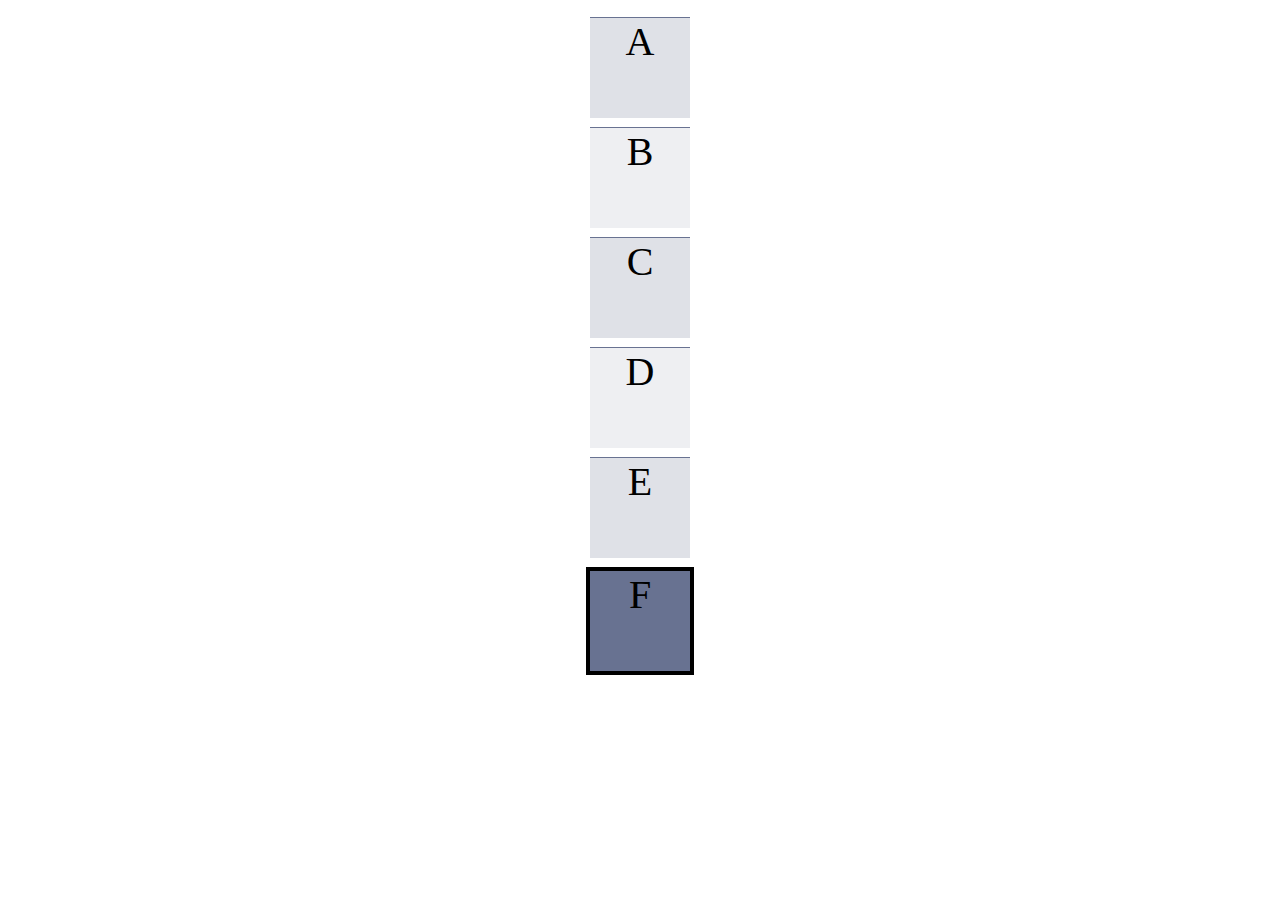
<file: webLab1/index.html>
<!DOCTYPE html>
<html>
    <head>
        <title>
            ICSI301 Лаборатори #1
        </title>
        <link rel="preconnect" href="https://fonts.gstatic.com">
        <link href="https://fonts.googleapis.com/css2?family=Raleway:wght@200&display=swap" rel="stylesheet">
        <meta charset="utf-8">
        <link rel="stylesheet" href="styleA.css">
    </head>
    <body>

        <div class="container" id="grad1">
            <div id="A">A</div>
            <div id="B">B</div>
            <div id="C">C</div>
            <div id="D">D</div>
            <div id="E">E</div>
            <div id="F">F</div>
        </div>
    </body>
</html>
</file>
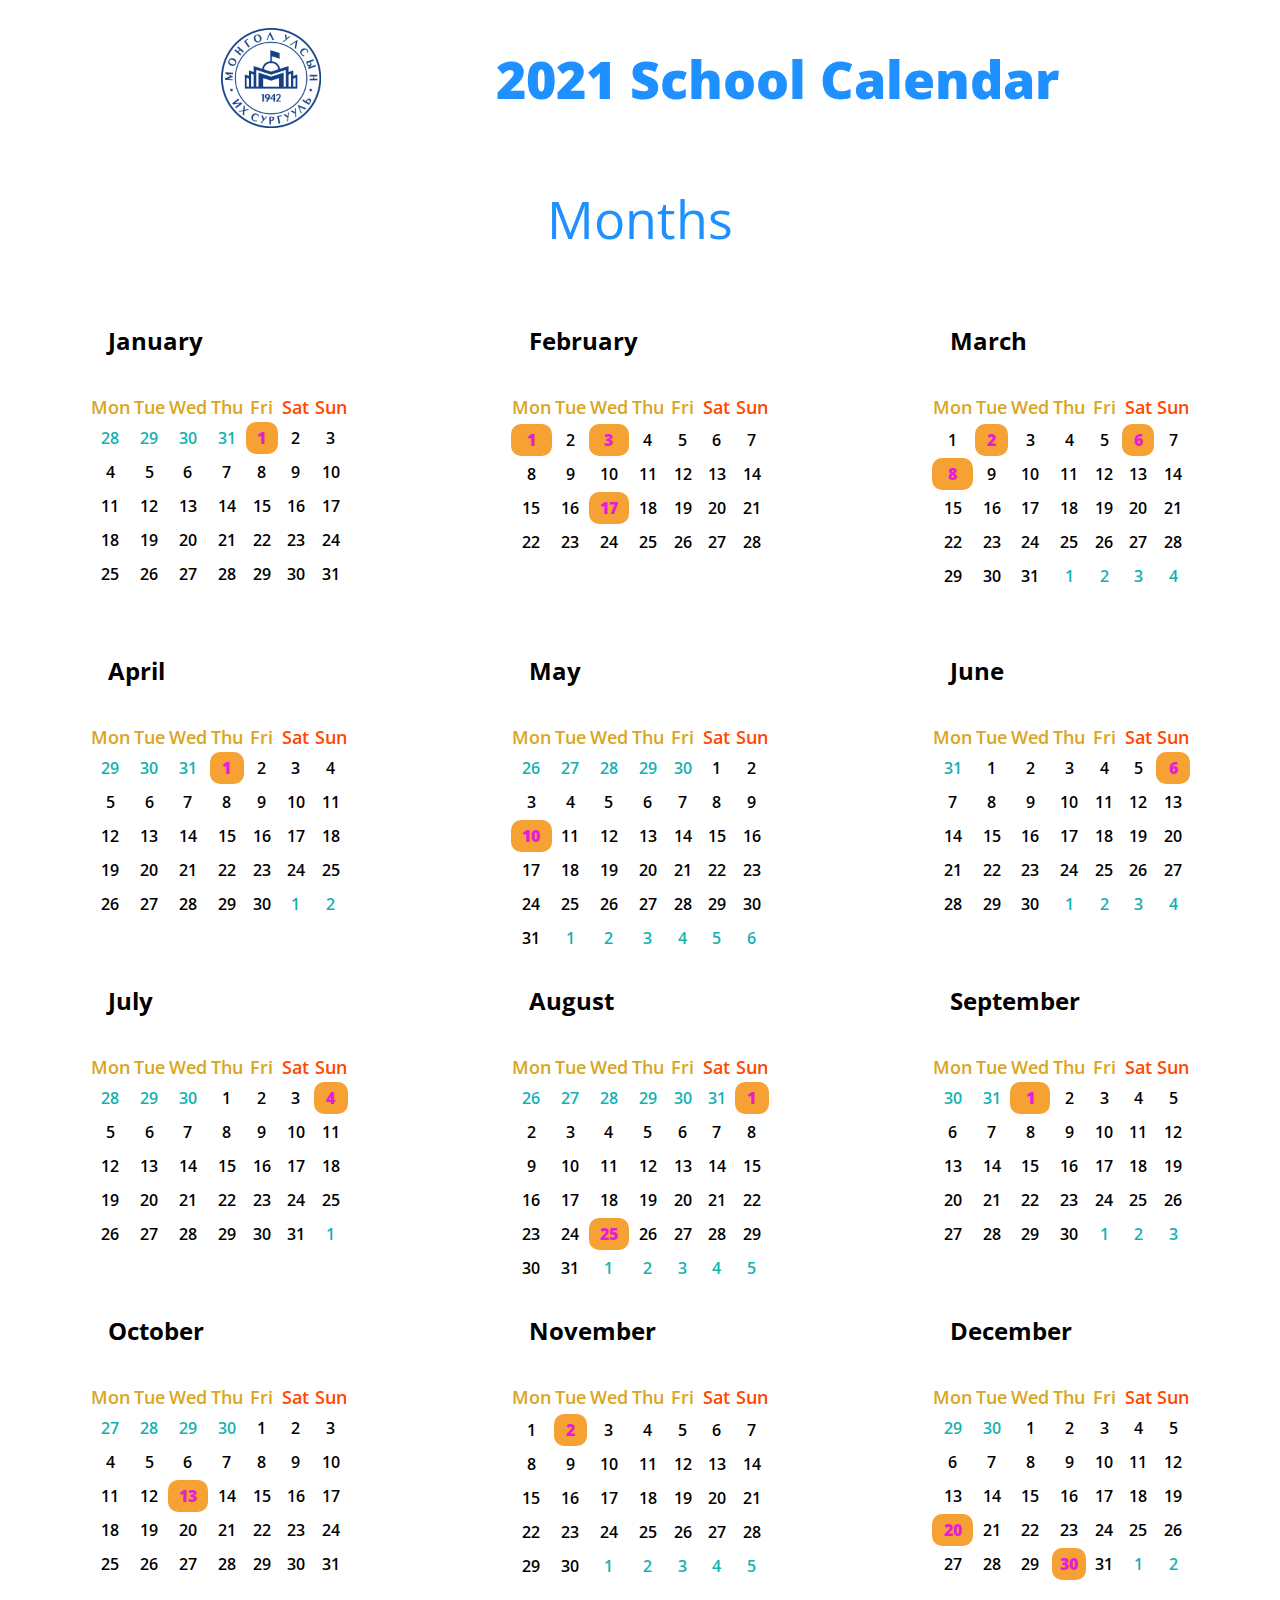
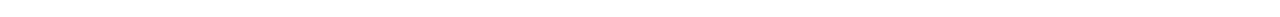
<file: webLab2/index.html>
<!DOCTYPE html>
<head>
    <title>
        ICSI301 Лаборатори #2
    </title>
    <link rel="preconnect" href="https://fonts.gstatic.com">
    <link href="https://fonts.googleapis.com/css2?family=Open+Sans:wght@300&display=swap" rel="stylesheet">
    <link rel="stylesheet" type="text/css" href="style.css">
    <meta charset="UTF-8">
    <body>
        <div class="container">
            <div class="navigation">
                <img src="logo.png">
                <h1 id="title">2021 School Calendar</h1>
            </div>
            <div class="title"><h1>Months</h1></div>
            <div id="display"></div>
            <div class="main"></div>
            
            <script src="myjs.js"></script>
        </div>  
    </body>
</head>
</html>
</file>
<file: webLab1/styleA.css>
.container {
    align-items: center;
    display: flex;
    flex-direction: column; 
    font-family: Tahoma;
    justify-content: space-between;
}
.container > div { 
    text-align: center;
    width: 100px;
    height: 100px;
    border-top: 1px  #687291 solid;
    font-size: 40px;
    margin-top: 1vh;

}
#A, #C, #E {
    background-color: #dfe1e7;
}
#B, #D {
    background-color: #eeeff2;
}
#F {
    background-color: #687291;
    border: 4px black solid;
}
</file>
<file: webLab2/style.css>
body { 
    font-family: 'Open Sans', sans-serif;
    font-weight: 600;
}
.container {
    display: flex;
    flex-direction: column;
    justify-content: center !important;
    align-items: center;
    
}

.title {
align-items: center;
display: flex;
flex-direction: column;
}
.navigation {
    width: 80%;
    display: flex;
    align-items: center;
    justify-content: space-around;
}
.months {
    padding-left: 35px;
    font-size: 1.5em;
    font-weight: 700;
}

label {
    font-size: 1.2em;
    margin: 15px;
    padding: 5px;
}
div .calendar {
    height: 300px;
    margin: 15px;
}
.days {
    height: 30px;
    width: 30px;
}
.main { 
    
    max-width: 1300px;
    display: flex;
    flex-flow: row wrap;
    justify-content: space-around;
}
.weekdays {
    color: goldenrod;
    font-size: 1.1em;
}
td.blur {
    color: rgb(18, 177, 177);
}
.event {
    color:rgb(228, 30, 211);
    font-weight: 800;
    background-color: rgba(243, 139, 2, 0.808);
    border-radius: 10px;
}
img {
    width: auto;
    height: 100px;
}
#title {
    align-items: flex-end;
    font-weight: 900;
    
}
h1 {
    font-weight: 400;
    color:dodgerblue;
    font-size: 52px;
}
table {
    padding: 15px;
    text-align: center;
}
table.main :hover {
    cursor: pointer;
    color: dodgerblue;
    border:dotted;
    border-radius: 7px;
}
#weekend {
    color:rgb(255, 72, 0);
}
</file>
